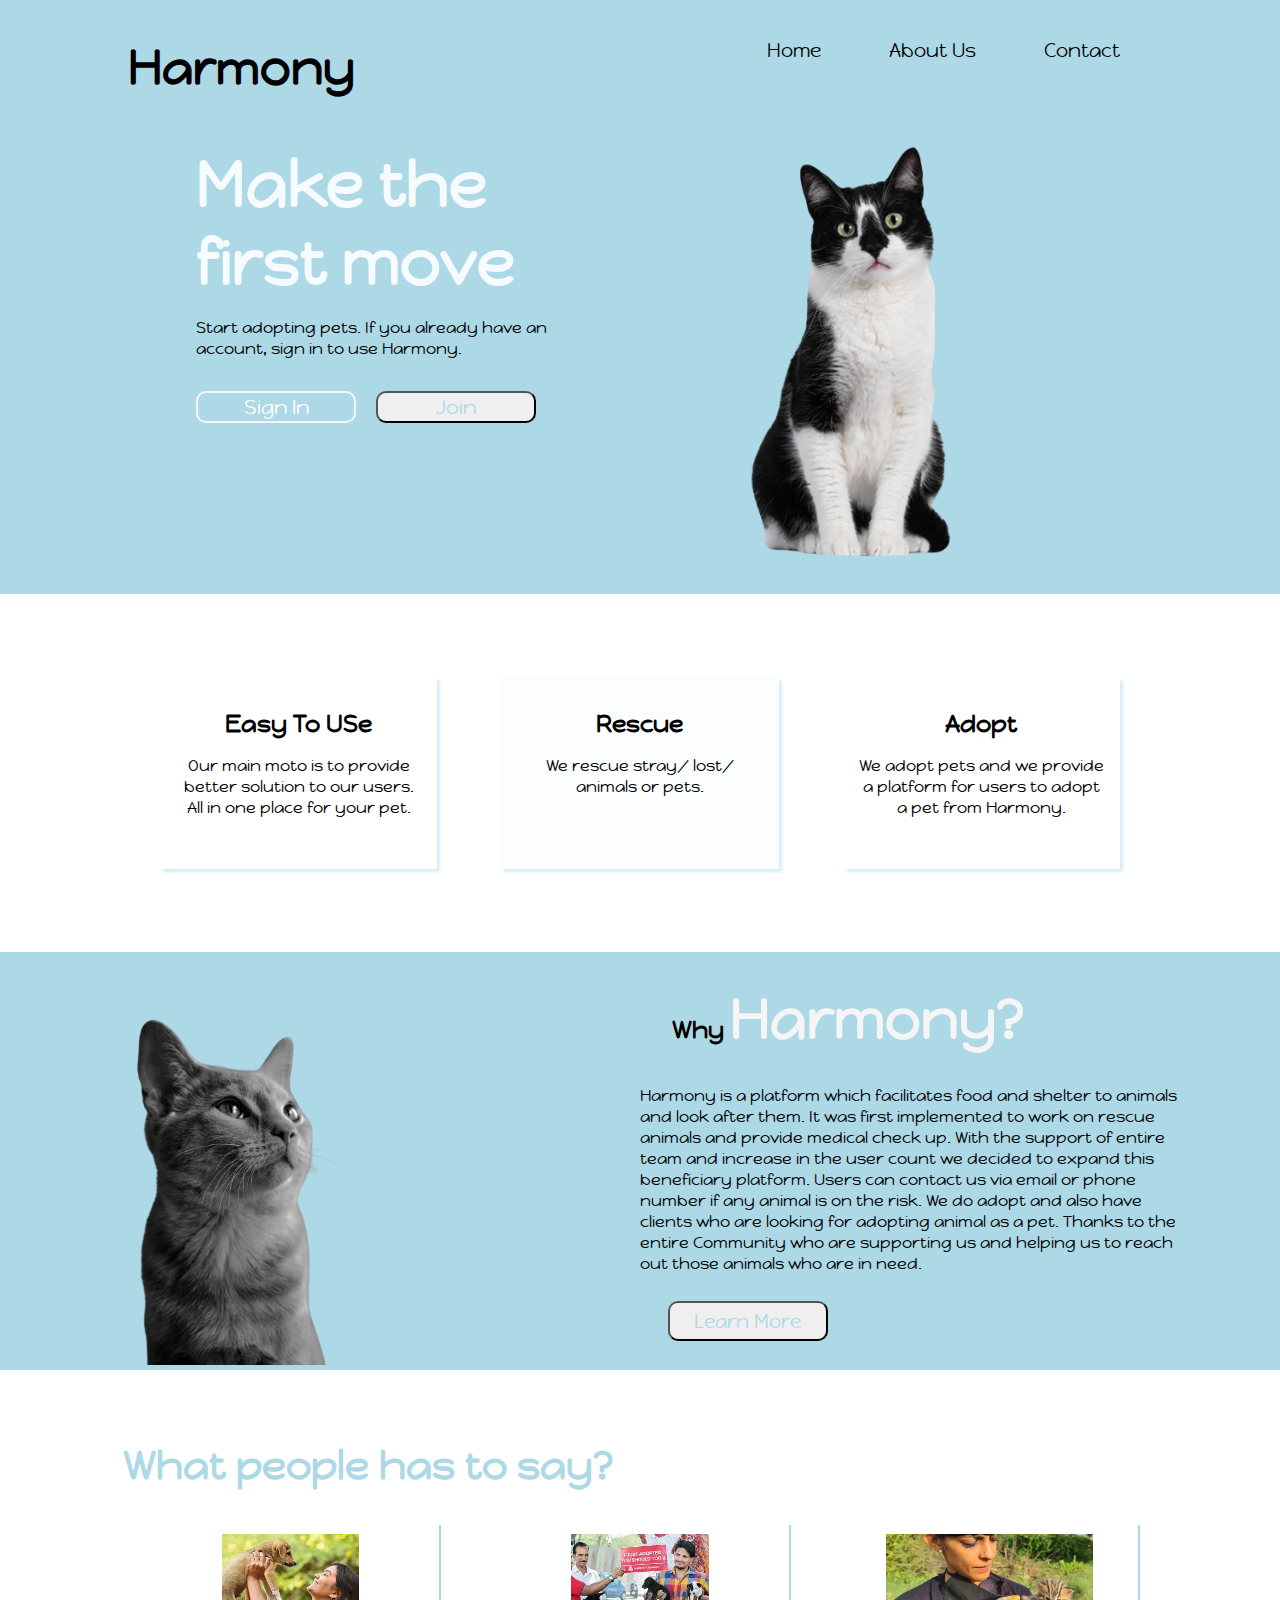
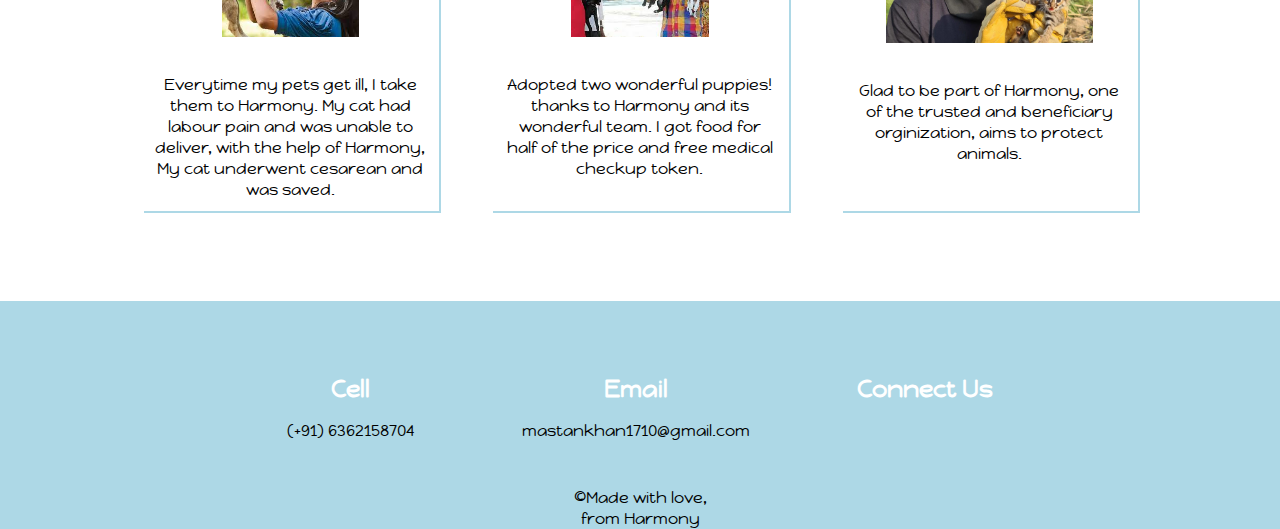
<file: index.html>
<!DOCTYPE html>
<html lang="en">
<head>
    <meta charset="UTF-8">
    <meta name="viewport" content="width=device-width, initial-scale=1.0">
    <title>Harmony</title>
    <link rel="stylesheet" href="styles.css">
    <link rel="stylesheet" href="https://cdnjs.cloudflare.com/ajax/libs/font-awesome/6.4.2/css/all.min.css" integrity="sha512-z3gLpd7yknf1YoNbCzqRKc4qyor8gaKU1qmn+CShxbuBusANI9QpRohGBreCFkKxLhei6S9CQXFEbbKuqLg0DA==" crossorigin="anonymous" referrerpolicy="no-referrer" />
    <link rel="stylesheet" href="https://cdnjs.cloudflare.com/ajax/libs/font-awesome/6.4.2/css/all.min.css" integrity="sha512-z3gLpd7yknf1YoNbCzqRKc4qyor8gaKU1qmn+CShxbuBusANI9QpRohGBreCFkKxLhei6S9CQXFEbbKuqLg0DA==" crossorigin="anonymous" referrerpolicy="no-referrer" />  
<link href="https://fonts.googleapis.com/css2?family=Happy+Monkey&family=Merriweather&family=Montserrat+Alternates:wght@500&family=Montserrat+Subrayada:wght@400;700&family=Montserrat:ital,wght@0,400;0,700;1,700&family=Niconne&family=PT+Mono&family=Poppins:wght@400;500&family=Roboto&family=Sacramento&family=Tinos&display=swap" rel="stylesheet">

</head>
<body>
    
    <section id="intro-section">

        <nav>
            <div class="container-fluid">
                <div class="container-fluid-items">
                    <h1>Harmony</h1>
                </div>
                <div class="container-fluid-items">
                    <ul>
                        <li><a href="index.html">Home</a></li>
                        <li><a href="#about_why">About Us</a></li>
                        <li><a href="contact.html">Contact</a></li>
                    </ul>
                </div>
            </div>
        </nav>


        <div class="container">

            <div class="container-items">
                <h1>Make the first move</h1>
                <p>Start adopting pets. If you already have an account, sign in to use Harmony.</p>
                <form action="sign_in">
                    <input onclick="window.open('sign_in.html')" class="button" id="blue-btn" type="submit" value="Sign In">
                </form>
                <form action="">
                    <input onclick="window.open('signup.html')" class="button" id="join-btn" type="submit" value="Join">
                </form>
            </div>
            <div class="container-items">
                <img src="images/cat-coloured-removebg-preview.png" alt="">
            </div>
        </div>

    </section>

    <section id="feature-section">
        <div class="feature">
            <div class="feature-items">
                <i class="fa-solid fa-paw"></i>
                <h2>Easy To USe</h2>
                <p>Our main moto is to provide better solution to our users. All in one place for your pet.</p>
            </div>
            <div class="feature-items" id="rescue">
                <i class="fa-solid fa-kit-medical"></i>
                <h2>Rescue</h2>
                <p>We rescue stray/ lost/ animals or pets.</p>
            </div>
            <div class="feature-items">
                <i class="fa-solid fa-hand-holding-heart"></i>
                <h2>Adopt</h2>
                <p>We adopt pets and we provide a platform for users to adopt a pet from Harmony.</p>
            </div>
        </div>
    </section>

    <section id="about_why">
       <div class="about">

        <div class="about-div">
            <img src="images/cat-img-1-removebg-preview.png" alt="">
        </div>
        
        <div class="about-div">
            <h2>Why <span>Harmony?</span></h2>
            <p>Harmony is a platform which facilitates food and shelter to animals and look after them. It was first implemented to work on rescue animals and provide medical check up. With the support of entire team and increase in the user count we decided to expand this beneficiary platform. Users can contact us via email or phone number if any animal is on the risk. We do adopt and also have clients who are looking for adopting animal as a pet. Thanks to the entire Community who are supporting us and helping us to reach out those animals who are in need.</p>
            <form>
                <input type="submit" value="Learn More">
            </form>
        </div>
       </div>

    </section>

    <section id="pledge-section">
        <h1>What people has to say?</h1>
        <div class="pledge-container">

            <div class="pledge">
                <img src="images/ladyAndDog.png" alt="">
                <p>Everytime my pets get ill, I take them to Harmony. My cat had labour pain and was unable to deliver, with the help of Harmony, My cat underwent cesarean and was saved. </p>
                
               
            </div>
            <div class="pledge">
                <img src="images/manAdoptedDogs.png" alt="">
                <p>Adopted two wonderful puppies! thanks to Harmony and its wonderful team. I got food for half of the price and free medical checkup token.</p>
        
            </div>
            <div class="pledge">
               
             <img id="last-img" src="images/womenAndDog.png" alt="">
             <p>Glad to be part of Harmony, one of the trusted and beneficiary orginization, aims to protect animals.</p>
            </div>
        </div>
    </section>


    <section id="contact-section">
        <div class="contact">
            <div class="contact-items">
                <i class="fa-solid fa-phone"></i>
                <h2>Cell</h2>
                <p>(+91) 6362158704</p>
            </div>
            <div class="contact-items">
                <i class="fa-solid fa-envelope"></i>
                <h2>Email</h2>
                <p>mastankhan1710@gmail.com</p>
            </div>
            <div class="contact-items">
                <i class="fa-solid fa-hashtag"></i>
                <h2>Connect Us</h2>
                <div class="social-media">
                   <a href="https://github.com/MastanKhan1"><i class="fa-brands fa-github"></i></a>
                </div>
            </div>
        </div>
        <div class="copyright">
            <p>&copy;Made with love,
            </p>
            <p>from Harmony</p>
        </div>
    </section>
    


</body>
</html>
</file>
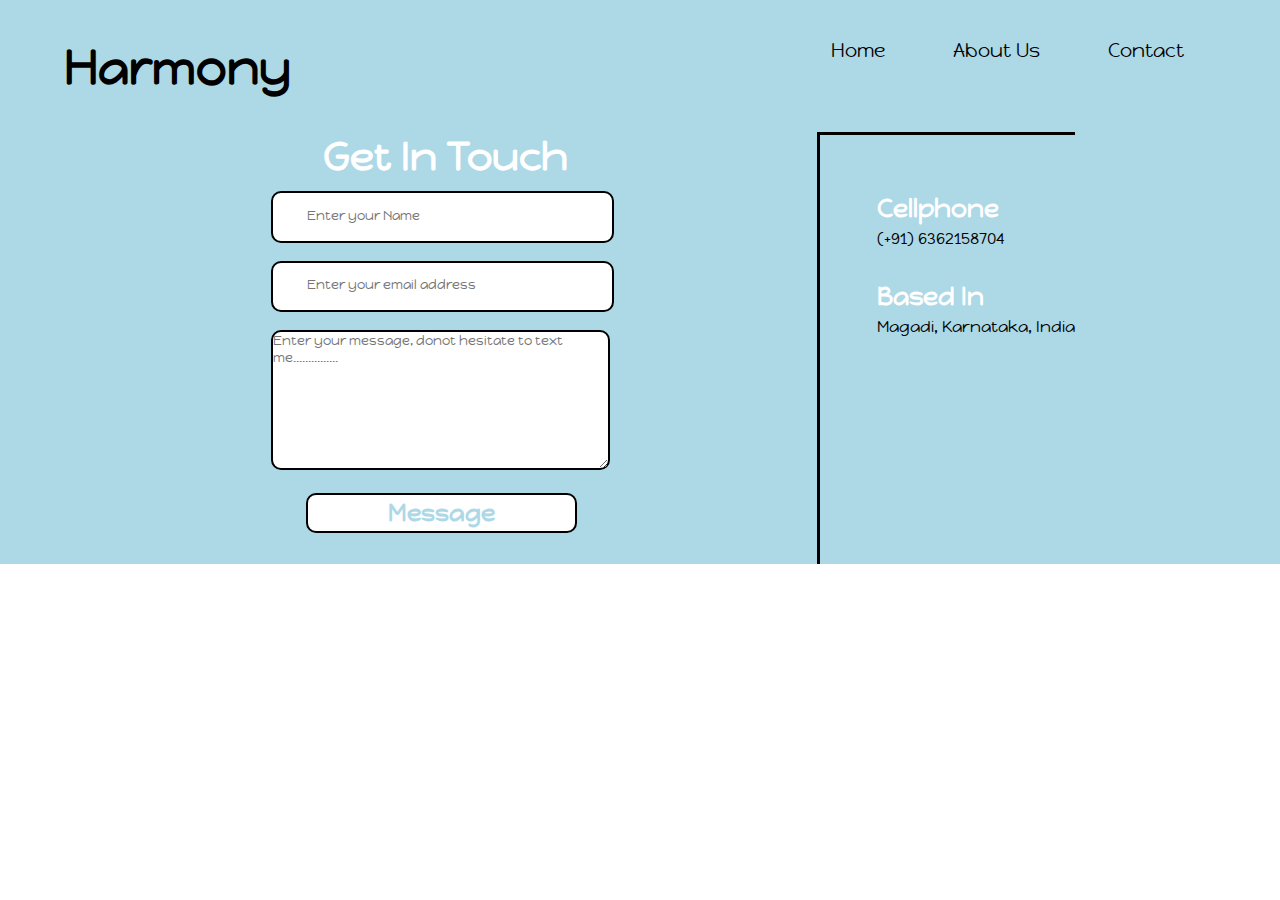
<file: contact.html>
<!DOCTYPE html>
<html lang="en">
<head>
    <meta charset="UTF-8">
    <meta name="viewport" content="width=
    , initial-scale=1.0">
    <title>Document</title>
    <link rel="stylesheet" href="styles.css">
    <link href="https://fonts.googleapis.com/css2?family=Happy+Monkey&family=Merriweather&family=Montserrat+Alternates:wght@500&family=Montserrat+Subrayada:wght@400;700&family=Montserrat:ital,wght@0,400;0,700;1,700&family=Niconne&family=PT+Mono&family=Poppins:wght@400;500&family=Roboto&family=Sacramento&family=Tinos&display=swap" rel="stylesheet">
    <link rel="stylesheet" href="https://cdnjs.cloudflare.com/ajax/libs/font-awesome/6.4.2/css/all.min.css" integrity="sha512-z3gLpd7yknf1YoNbCzqRKc4qyor8gaKU1qmn+CShxbuBusANI9QpRohGBreCFkKxLhei6S9CQXFEbbKuqLg0DA==" crossorigin="anonymous" referrerpolicy="no-referrer" />
</head>
<body>
    
    <section id="contact-section">

        <nav>
            <div class="container-fluid">
                <div class="container-fluid-items">
                    <h1>Harmony</h1>
                </div>
                <div class="container-fluid-items">
                    <ul>
                        <li><a href="index.html">Home</a></li>
                        <li><a href="#about_why">About Us</a></li>
                        <li><a href="">Contact</a></li>
                    </ul>
                </div>
            </div>
        </nav>

        <div class="contact-div">
            <div id="info">
                <h1>Get In Touch</h1>
                <form action="">
                    <table>
                        <tr>
                            <td><input class="contact" type="text" placeholder="Enter your Name"></td>
                        </tr>
                        <tr>
                            <td><input class="contact" type="email" placeholder="Enter your email address"></td>
                        </tr>
                        <tr>
                            <td><textarea name="" id="text_area" cols="40" rows="8" placeholder="Enter your message, donot hesitate to text me..............."></textarea></td>
                        </tr>
                        <tr>
                            <td><input id="message" type="submit" value="Message"></td>
                        </tr>
                    </table>
                </form>
            </div>
            <div id="extra-info">
                <h2>Cellphone</h2>
                <p>(+91) 6362158704</p>

                <h2>Based In</h2>
                <p>Magadi, Karnataka, India</p>

                <div>
                    <i class="fa-brands fa-github"></i>
                    <i class="fa-brands fa-linkedin"></i>
                    <i class="fa-solid fa-envelope"></i>
                </div>
            </div>
        </div>

    </section>

</body>
</html>
</file>
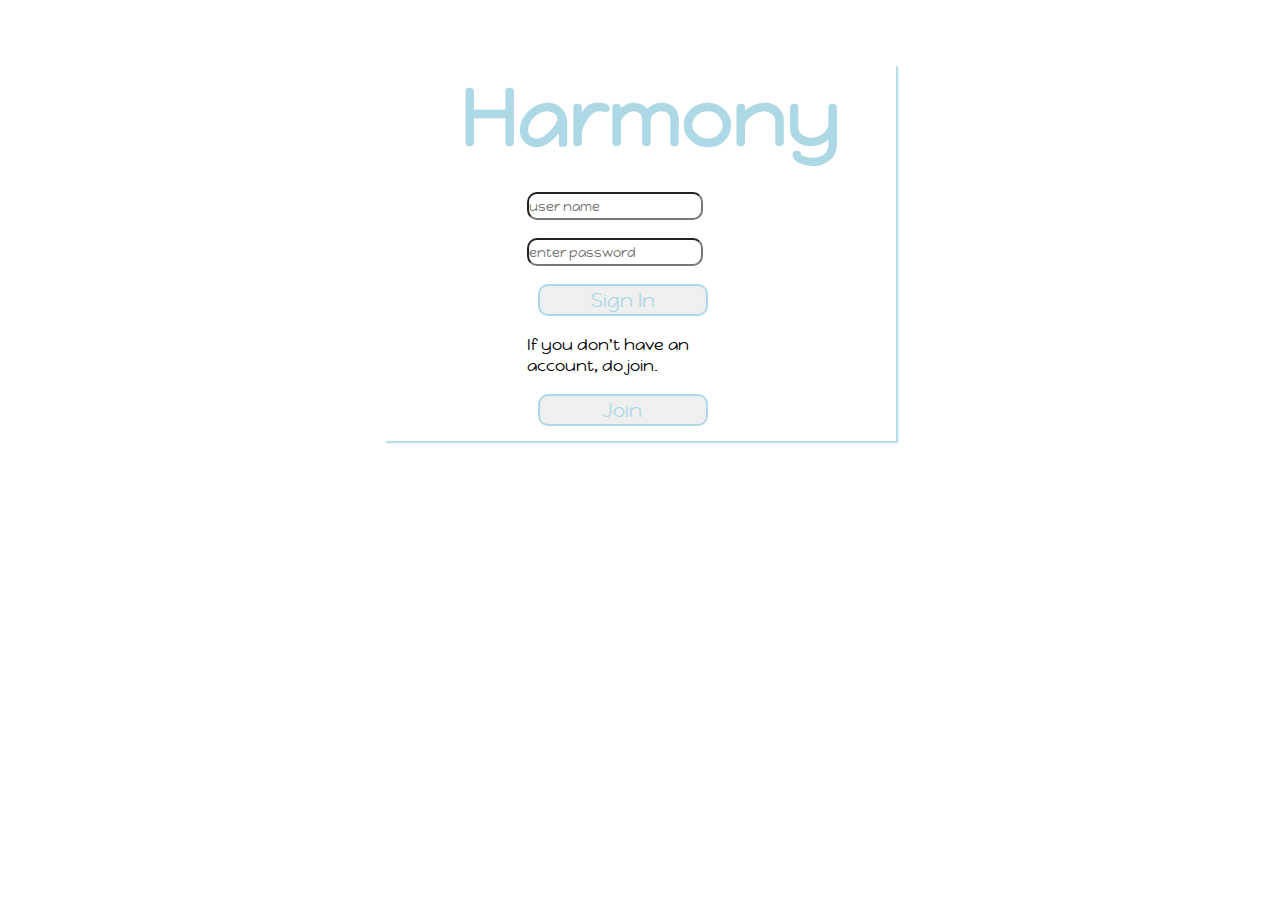
<file: sign_in.html>
<!DOCTYPE html>
<html lang="en">
<head>
    <meta charset="UTF-8">
    <meta name="viewport" content="width=device-width, initial-scale=1.0">
    <title>Document</title>
    <link rel="stylesheet" href="styles.css">
    <link href="https://fonts.googleapis.com/css2?family=Happy+Monkey&family=Merriweather&family=Montserrat+Alternates:wght@500&family=Montserrat+Subrayada:wght@400;700&family=Montserrat:ital,wght@0,400;0,700;1,700&family=Niconne&family=PT+Mono&family=Poppins:wght@400;500&family=Roboto&family=Sacramento&family=Tinos&display=swap" rel="stylesheet">

</head>
<body>
    
    

    <section id="signin-form">

    <div class="signin">
        <h1>Harmony</h1>
        <table>
            <form action="">
    
                <tr>
                    <td ><input type="text" placeholder="user name"></td>
                </tr>

                <tr>
                    <td ><input  type="password" placeholder="enter password "></td>
                </tr>

                <tr>
                    <td><input type="submit" class="sign-in-button" value="Sign In"></td>
                </tr>
            </form>

            
            <form action="">
               <tr>
                <td><p>If you don't have an account, do join.</p></td>
               </tr>
                <tr>
                    <td><input  type="submit" class="sign-in-button"  value="Join"></td>
                </tr>
            </form>

        </table>
        </div>
    </section>
</body>
</html>
</file>
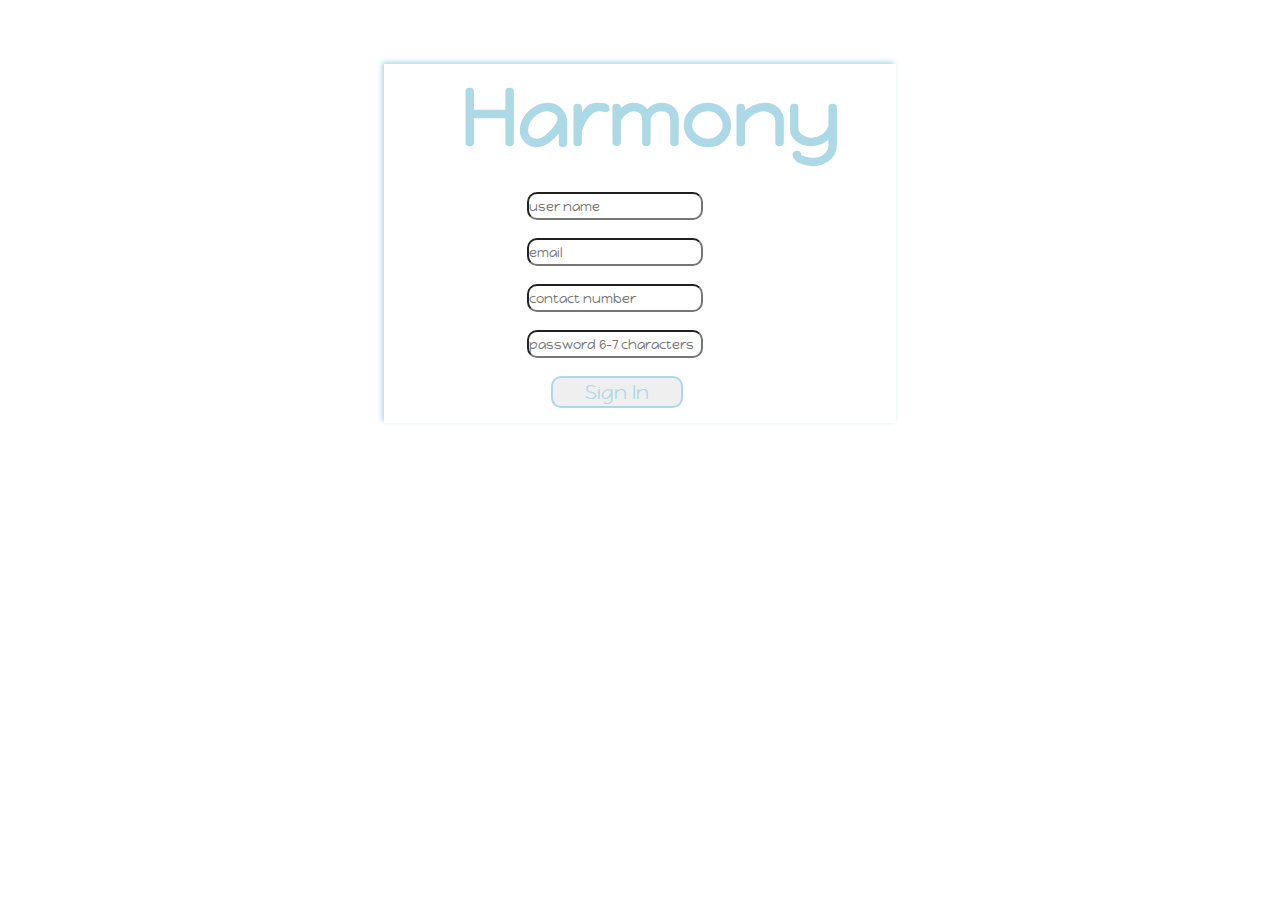
<file: signup.html>
<!DOCTYPE html>
<html lang="en">
<head>
    <meta charset="UTF-8">
    <meta name="viewport" content="width=device-width, initial-scale=1.0">
    <title>Document</title>
    <link rel="stylesheet" href="styles.css">
    <link href="https://fonts.googleapis.com/css2?family=Happy+Monkey&family=Merriweather&family=Montserrat+Alternates:wght@500&family=Montserrat+Subrayada:wght@400;700&family=Montserrat:ital,wght@0,400;0,700;1,700&family=Niconne&family=PT+Mono&family=Poppins:wght@400;500&family=Roboto&family=Sacramento&family=Tinos&display=swap" rel="stylesheet">

</head>
<body>
    
   
    <section id="signin-form">

        <div class="signup">
            <h1>Harmony</h1>
            <table>
                <form action="">
        
                    <tr>
                        <td ><input  type="text" placeholder="user name"></td>
                    </tr>
        
                    <tr>
                        <td><input  type="email" placeholder="email" name="email"></td>
                    </tr>
    
                    <tr>
                        <td><input type="text"  placeholder="contact number" name="contactNumber"></td>
                    </tr>
    
                    <tr>
                        <td ><input  type="password" placeholder="password 6-7 characters "></td>
                    </tr>
    
                    <tr>
                        <td><input type="submit" id="sign-in-btn" value="Sign In"></td>
                    </tr>
                </form>
            </table>
            </div>
        </section>

</body>
</html>
</file>
<file: styles.css>
*{
    margin: 0;
    padding: 0;
    font-family: 'Happy Monkey', cursive;
}

#intro-section{
    background-color: #ADD8E6;
    padding-top: 3%;
    padding-right: 10%;
    padding-left: 10%;
}


.container-fluid{
    display: flex;
    flex-wrap: wrap;
    justify-content: space-between;
}


.container-fluid-items ul li {
    display: inline;
}

.container-fluid-items ul li a{
    text-decoration: none;
    color: black;
    padding: 2rem;
    font-size: larger;
}

.container-fluid-items h1{
    font-size: 3rem;
}

.container{
    display: flex;
    flex-wrap: wrap;
    justify-content: space-evenly;
}

.container-items{
    width: 40%;
}
.container-items img{
    width: 90%;
}

.container-items h1{
    font-size: 4rem;
    font-weight: bolder;
    padding-top: 3rem;
    color: rgb(246, 251, 255);
}

.container-items p{
    padding-top: 1rem;
    padding-bottom: 2rem;
}

.button{
    width: 10rem;
    height: 2rem;
    border-radius: 10px;
    font-size: 1.25rem;
   /* margin-bottom: 1rem; */
}

.button:hover{
    box-shadow: 2px 2px 2px rgb(232, 226, 226);
}

form{
    display: inline;
    padding-right: 1rem;
}

#blue-btn{
    background-color: #ADD8E6;
    border: 2px solid whitesmoke;
    color: white;
}

#join-btn{
    color: #ADD8E6;
}

#feature-section{
    padding: 4% 10%;
}

.feature{
    display: flex;
    justify-content: space-evenly;
}

#rescue{
    background-color: rgba(173, 216, 230, 0.05);
    
}

.feature-items{
    width: 25rem;
    height: 10rem;
    box-shadow: 3px 3px 3px #d4eef6;
    margin: 2rem;
    text-align: center;
    padding: 1rem;
}

.feature-items h2{
    padding: 1rem 0;
}

.feature-items i{
    font-size: 1.5rem;
    color: #ADD8E6;
}

#about_why{
    padding: 0% 7%;
    background-color: #ADD8E6;
}

.about{
    display: flex;
    flex-wrap: wrap;
    justify-content: space-around;
}

.about-div{
    width: 50%;
}

.about-div img{
    width: 50%;
}

.about-div h2 span{
    font-size: 3.5rem;
    font-weight: bolder;
    color: whitesmoke;
}

.about-div h2{
    padding: 2rem;
}
.about-div form input{
    width: 10rem;
    height: 2.5rem;
    margin: 5%;
    font-size: larger;
    border-radius: 10px;
    color: #ADD8E6;
}
.about-div form input:hover{
    box-shadow: 3px 3px 3px #799198;
}

#pledge-section{
    padding: 3% 7% 7% 7%;
}

#pledge-section h1{
    padding: 3%;
    font-size: 2.5rem;
    color: #ADD8E6;
}

.pledge-container{
    display: flex;
    flex-wrap: wrap;
    justify-content: space-evenly;
    text-align: center;
}

.pledge{
    width: 25%;
    box-shadow: 2px  2px #ADD8E6;
    padding: 1%;
}

#last-img{
    width: 75%;
}

.pledge img{
    width: 50%;
    margin-bottom: 2rem;
}

#contact-section{
    background-color: #ADD8E6;
    padding-bottom: 2%;
}

.contact{
    padding: 3% 10% 4%;
    display: flex;
    flex-wrap: wrap;
    justify-content: space-evenly;
}

.contact-items{
    text-align: center;
}


.contact-items h2{
    padding-bottom: 1rem;
    color: white;
}

.contact-items i{
   font-size: 30px;
   padding-bottom: 1rem;
}

.copyright{
    text-align: center;
}

.social-media a{
    text-decoration: none;
    color: black;
}


@media(max-width:1134px){

    .container-items{
        width: 100%;
        padding-bottom: 5%;
    }

    .container-items img{
        display: none;
    }

    .feature{
        display: block;
        padding-bottom: 1%;
    }
    
    .about-div img{
        display: none;
    }

    .about-div{
        width: 100%;
    }

    .pledge-container{
        display: block;
    }

    .pledge{
        width: 80%;
        padding-bottom: 1%;
    }
}



/* ---------------------------------------  S  I  G  N  I  N  ------------------------------------------------------------ */

#signin-form{
   padding: 5% 30%;
   /* text-align: center; */
}

.signin{
    box-shadow: 2px 2px 2px #ADD8E6;
    padding: 1% 15%;
}

.signin h1{
    font-size: 5rem;
    padding-bottom: 1rem;
    color: #ADD8E6;
}

td{
    padding: 0.5rem 4rem;
}

input{
    height: 1.5rem;
    border-radius: 10px;
}

#sign-in-btn{
    height: 2rem;
    width: 75%;
    margin-left: 1.5rem;
    font-size: 1.2rem;
    /* background-color: #ADD8E6; */
    border: 2px solid #ADD8E6;
    color: #ADD8E6;
}

/* --------------------------  S  I  G  N   U  P   ----------------------------------------------------------------------------- */

.signup{
    box-shadow: -2px -2px 5px #ADD8E6;
    padding: 1% 15%;
}
.signup h1{
    font-size: 5rem;
    padding-bottom: 1rem;
    color: #ADD8E6;
}

.sign-in-button{
    height: 2rem;
    width: 75%;
    font-size: 1.2rem;
    /* background-color: #ADD8E6; */
    border: 2px solid #ADD8E6;
    color: #ADD8E6;
    margin-left: 0.7rem;
}

/* -----------------------------------   C  O  N  T  A  C  T  -------------------------------------------------------------- */

#contact-section{
    padding: 3% 5% 0;
}

.contact-div{
    padding-top: 3%;
    display: flex;
    flex-wrap:wrap;
    justify-content: space-evenly;
}

textarea{
    border: 2px solid black;
    border-radius: 10px;
}

#info form table tr td input{
    width: 80%;
    border: 2px solid black;
}

#message{
    height: 2.5rem;
    font-size: 1.5rem;
    color: #ADD8E6;
    background-color: white;
    font-weight: bolder;
    margin-left: 35px;
}

#info h1{
    font-size: 2.5rem;
    color: white;
    margin-left: 25%;
}

#extra-info{
    padding-top: 5%;
    padding-left: 5%;
    border-top: 3px solid black;
    border-left: 3px solid black;
}

#extra-info h2{
    color: white;
    font-size: 25px;
    padding-bottom: 0.25rem;
}

#extra-info p{
    padding-bottom: 2rem;
}

#extra-info div i{
    font-size: 10px;
    color: white;
}
</file>
